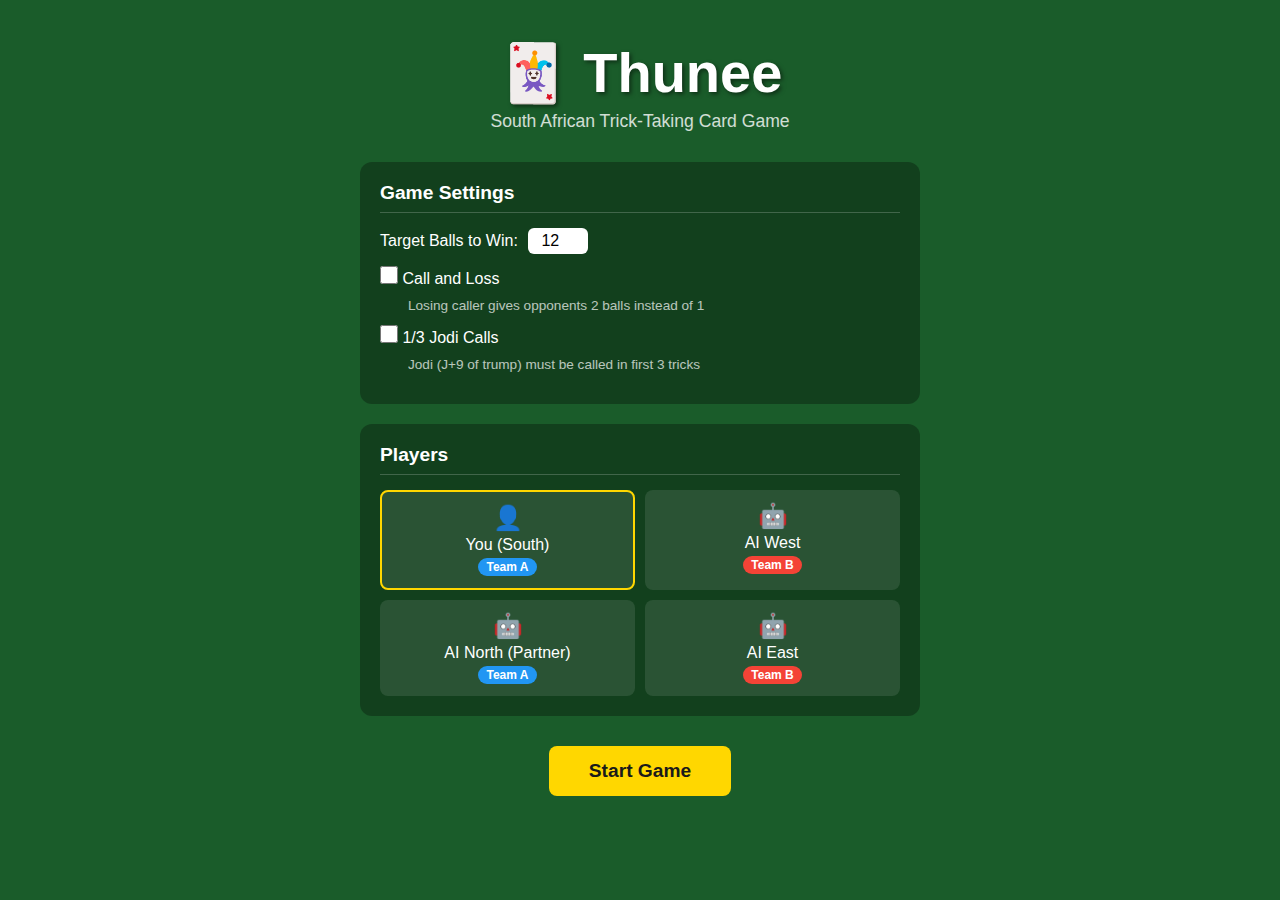
<file: index.html>
<!DOCTYPE html>
<html lang="en">
<head>
    <meta charset="UTF-8">
    <meta name="viewport" content="width=device-width, initial-scale=1.0">
    <title>Thunee - South African Card Game</title>
    <link rel="stylesheet" href="styles.css">
</head>
<body>
    <!-- Lobby Screen -->
    <div id="lobby" class="screen">
        <div class="lobby-container">
            <h1 class="game-title">🃏 Thunee</h1>
            <p class="subtitle">South African Trick-Taking Card Game</p>
            
            <div class="lobby-section">
                <h2>Game Settings</h2>
                <div class="setting-row">
                    <label for="targetBalls">Target Balls to Win:</label>
                    <input type="number" id="targetBalls" value="12" min="1" max="24">
                </div>
                <div class="setting-row">
                    <label for="callAndLoss">
                        <input type="checkbox" id="callAndLoss"> Call and Loss
                    </label>
                    <span class="setting-desc">Losing caller gives opponents 2 balls instead of 1</span>
                </div>
                <div class="setting-row">
                    <label for="jodiCalls">
                        <input type="checkbox" id="jodiCalls"> 1/3 Jodi Calls
                    </label>
                    <span class="setting-desc">Jodi (J+9 of trump) must be called in first 3 tricks</span>
                </div>
            </div>

            <div class="lobby-section">
                <h2>Players</h2>
                <div class="player-setup">
                    <div class="player-slot you">
                        <span class="player-icon">👤</span>
                        <span>You (South)</span>
                        <span class="team-badge team-a">Team A</span>
                    </div>
                    <div class="player-slot ai">
                        <span class="player-icon">🤖</span>
                        <span>AI West</span>
                        <span class="team-badge team-b">Team B</span>
                    </div>
                    <div class="player-slot ai">
                        <span class="player-icon">🤖</span>
                        <span>AI North (Partner)</span>
                        <span class="team-badge team-a">Team A</span>
                    </div>
                    <div class="player-slot ai">
                        <span class="player-icon">🤖</span>
                        <span>AI East</span>
                        <span class="team-badge team-b">Team B</span>
                    </div>
                </div>
            </div>

            <button id="startGame" class="btn-primary">Start Game</button>
        </div>
    </div>

    <!-- Game Screen -->
    <div id="game" class="screen hidden">
        <!-- Scoreboard -->
        <div id="scoreboard">
            <div class="score-team">
                <span class="team-name">Team A (You + North)</span>
                <span class="score-balls" id="scoreA">0</span>
                <span class="score-label">balls</span>
            </div>
            <div class="score-info">
                <div id="trumpIndicator" class="trump-indicator hidden">
                    Trump: <span id="trumpSuit"></span>
                </div>
                <div id="roundInfo">Round <span id="roundNum">1</span></div>
                <div id="trickInfo">Trick <span id="trickNum">1</span>/6</div>
                <div id="bidInfo" class="hidden">Bid: <span id="bidAmount"></span> by <span id="bidder"></span></div>
            </div>
            <div class="score-team">
                <span class="team-name">Team B (West + East)</span>
                <span class="score-balls" id="scoreB">0</span>
                <span class="score-label">balls</span>
            </div>
        </div>

        <!-- Game Table -->
        <div id="gameTable">
            <!-- North (Partner AI) -->
            <div class="player-area north">
                <div class="player-label">North (Partner) 🤖</div>
                <div class="hand-hidden" id="northHand"></div>
            </div>

            <!-- West AI -->
            <div class="player-area west">
                <div class="player-label">West 🤖</div>
                <div class="hand-hidden vertical" id="westHand"></div>
            </div>

            <!-- East AI -->
            <div class="player-area east">
                <div class="player-label">East 🤖</div>
                <div class="hand-hidden vertical" id="eastHand"></div>
            </div>

            <!-- Trick Area (center) -->
            <div id="trickArea">
                <div class="trick-card-slot" id="trickNorth"></div>
                <div class="trick-card-slot" id="trickWest"></div>
                <div class="trick-card-slot" id="trickEast"></div>
                <div class="trick-card-slot" id="trickSouth"></div>
            </div>

            <!-- South (Human Player) -->
            <div class="player-area south">
                <div class="hand" id="southHand"></div>
            </div>
        </div>

        <!-- Action Panel -->
        <div id="actionPanel" class="hidden">
            <div id="actionMessage"></div>
            <div id="actionButtons"></div>
        </div>

        <!-- Game Log -->
        <div id="gameLog">
            <div id="logContent"></div>
        </div>
    </div>

    <!-- Game Over Overlay -->
    <div id="gameOver" class="overlay hidden">
        <div class="overlay-content">
            <h2 id="gameOverTitle"></h2>
            <p id="gameOverMessage"></p>
            <div id="finalScores"></div>
            <button id="playAgain" class="btn-primary">Play Again</button>
        </div>
    </div>

    <script src="game.js"></script>
</body>
</html>
</file>
<file: styles.css>
/* Reset & Base */
* {
    margin: 0;
    padding: 0;
    box-sizing: border-box;
}

body {
    font-family: 'Segoe UI', Tahoma, Geneva, Verdana, sans-serif;
    background: #1a5c2a;
    color: #fff;
    min-height: 100vh;
    overflow: hidden;
}

.hidden { display: none !important; }

.screen {
    width: 100vw;
    height: 100vh;
}

/* ===== LOBBY ===== */
.lobby-container {
    max-width: 600px;
    margin: 0 auto;
    padding: 40px 20px;
    text-align: center;
    height: 100vh;
    overflow-y: auto;
}

.game-title {
    font-size: 3.5rem;
    text-shadow: 2px 2px 4px rgba(0,0,0,0.5);
    margin-bottom: 5px;
}

.subtitle {
    font-size: 1.1rem;
    opacity: 0.8;
    margin-bottom: 30px;
}

.lobby-section {
    background: rgba(0,0,0,0.3);
    border-radius: 12px;
    padding: 20px;
    margin-bottom: 20px;
    text-align: left;
}

.lobby-section h2 {
    font-size: 1.2rem;
    margin-bottom: 15px;
    border-bottom: 1px solid rgba(255,255,255,0.2);
    padding-bottom: 8px;
}

.setting-row {
    margin-bottom: 12px;
    display: flex;
    flex-wrap: wrap;
    align-items: center;
    gap: 10px;
}

.setting-row label {
    font-size: 1rem;
    cursor: pointer;
}

.setting-row input[type="number"] {
    width: 60px;
    padding: 4px 8px;
    border-radius: 6px;
    border: none;
    font-size: 1rem;
    text-align: center;
}

.setting-row input[type="checkbox"] {
    width: 18px;
    height: 18px;
    cursor: pointer;
}

.setting-desc {
    font-size: 0.85rem;
    opacity: 0.7;
    width: 100%;
    padding-left: 28px;
}

.player-setup {
    display: grid;
    grid-template-columns: 1fr 1fr;
    gap: 10px;
}

.player-slot {
    background: rgba(255,255,255,0.1);
    border-radius: 8px;
    padding: 12px;
    display: flex;
    flex-direction: column;
    align-items: center;
    gap: 4px;
}

.player-slot.you {
    border: 2px solid #ffd700;
}

.player-icon {
    font-size: 1.5rem;
}

.team-badge {
    font-size: 0.75rem;
    padding: 2px 8px;
    border-radius: 10px;
    font-weight: bold;
}

.team-badge.team-a { background: #2196F3; }
.team-badge.team-b { background: #f44336; }

.btn-primary {
    background: #ffd700;
    color: #1a1a1a;
    border: none;
    padding: 14px 40px;
    font-size: 1.2rem;
    font-weight: bold;
    border-radius: 8px;
    cursor: pointer;
    transition: transform 0.15s, background 0.15s;
    margin-top: 10px;
}

.btn-primary:hover {
    background: #ffed4a;
    transform: scale(1.05);
}

/* ===== SCOREBOARD ===== */
#scoreboard {
    display: flex;
    justify-content: space-between;
    align-items: center;
    padding: 8px 20px;
    background: rgba(0,0,0,0.5);
    border-bottom: 2px solid rgba(255,255,255,0.1);
    z-index: 10;
}

.score-team {
    display: flex;
    flex-direction: column;
    align-items: center;
    min-width: 160px;
}

.team-name {
    font-size: 0.8rem;
    opacity: 0.8;
}

.score-balls {
    font-size: 2rem;
    font-weight: bold;
    color: #ffd700;
}

.score-label {
    font-size: 0.7rem;
    opacity: 0.6;
}

.score-info {
    display: flex;
    flex-direction: column;
    align-items: center;
    gap: 4px;
    font-size: 0.9rem;
}

.trump-indicator {
    background: rgba(255,215,0,0.2);
    border: 1px solid #ffd700;
    padding: 2px 12px;
    border-radius: 12px;
    font-weight: bold;
}

/* ===== GAME TABLE ===== */
#gameTable {
    position: relative;
    width: 100vw;
    height: calc(100vh - 60px);
    overflow: hidden;
}

.player-area {
    position: absolute;
    display: flex;
    flex-direction: column;
    align-items: center;
}

.player-area.north {
    top: 10px;
    left: 50%;
    transform: translateX(-50%);
}

.player-area.south {
    bottom: 10px;
    left: 50%;
    transform: translateX(-50%);
}

.player-area.west {
    left: 10px;
    top: 50%;
    transform: translateY(-50%);
}

.player-area.east {
    right: 10px;
    top: 50%;
    transform: translateY(-50%);
}

.player-label {
    font-size: 0.8rem;
    background: rgba(0,0,0,0.5);
    padding: 2px 10px;
    border-radius: 10px;
    margin-bottom: 5px;
    white-space: nowrap;
}

/* Hidden hands (AI) */
.hand-hidden {
    display: flex;
    gap: -15px;
}

.card-back {
    width: 45px;
    height: 65px;
    background: linear-gradient(135deg, #1a237e, #283593);
    border: 2px solid #fff;
    border-radius: 6px;
    margin: 0 -8px;
    box-shadow: 1px 1px 3px rgba(0,0,0,0.3);
}

.hand-hidden.vertical .card-back {
    width: 65px;
    height: 45px;
    margin: -8px 0;
}

.hand-hidden.vertical {
    flex-direction: column;
}

/* Player hand */
.hand {
    display: flex;
    justify-content: center;
    gap: 4px;
    flex-wrap: nowrap;
}

.card {
    width: 70px;
    height: 100px;
    background: #fff;
    border: 2px solid #999;
    border-radius: 8px;
    display: flex;
    flex-direction: column;
    align-items: center;
    justify-content: center;
    cursor: pointer;
    transition: transform 0.15s, box-shadow 0.15s;
    user-select: none;
    position: relative;
    font-size: 0.9rem;
    color: #000;
}

.card:hover:not(.disabled) {
    transform: translateY(-10px);
    box-shadow: 0 8px 16px rgba(0,0,0,0.3);
    border-color: #ffd700;
}

.card.disabled {
    opacity: 0.5;
    cursor: not-allowed;
}

.card.selected {
    transform: translateY(-15px);
    border-color: #ffd700;
    box-shadow: 0 0 12px rgba(255,215,0,0.6);
}

.card .card-rank {
    font-size: 1.3rem;
    font-weight: bold;
    line-height: 1;
}

.card .card-suit {
    font-size: 1.5rem;
    line-height: 1;
}

.card.red { color: #d32f2f; }
.card.black { color: #212121; }

/* Trick area */
#trickArea {
    position: absolute;
    top: 50%;
    left: 50%;
    transform: translate(-50%, -50%);
    width: 250px;
    height: 200px;
}

.trick-card-slot {
    position: absolute;
    width: 70px;
    height: 100px;
}

#trickNorth { top: 0; left: 50%; transform: translateX(-50%); }
#trickSouth { bottom: 0; left: 50%; transform: translateX(-50%); }
#trickWest { left: 0; top: 50%; transform: translateY(-50%); }
#trickEast { right: 0; top: 50%; transform: translateY(-50%); }

.trick-card-slot .card {
    cursor: default;
    width: 70px;
    height: 100px;
}

.trick-card-slot .card:hover {
    transform: none;
    box-shadow: none;
    border-color: #999;
}

/* ===== ACTION PANEL ===== */
#actionPanel {
    position: fixed;
    bottom: 130px;
    left: 50%;
    transform: translateX(-50%);
    background: rgba(0,0,0,0.85);
    border: 2px solid #ffd700;
    border-radius: 12px;
    padding: 15px 25px;
    text-align: center;
    z-index: 100;
    min-width: 300px;
    max-width: 90vw;
}

#actionMessage {
    margin-bottom: 10px;
    font-size: 1rem;
}

#actionButtons {
    display: flex;
    gap: 8px;
    justify-content: center;
    flex-wrap: wrap;
}

#actionButtons button {
    padding: 8px 16px;
    border: none;
    border-radius: 6px;
    font-size: 0.9rem;
    cursor: pointer;
    font-weight: bold;
    transition: transform 0.1s;
}

#actionButtons button:hover {
    transform: scale(1.05);
}

.btn-bid {
    background: #4CAF50;
    color: #fff;
}

.btn-pass {
    background: #757575;
    color: #fff;
}

.btn-trump {
    background: #2196F3;
    color: #fff;
}

.btn-special {
    background: #ff9800;
    color: #fff;
}

.btn-danger {
    background: #f44336;
    color: #fff;
}

/* ===== GAME LOG ===== */
#gameLog {
    position: fixed;
    top: 60px;
    right: 0;
    width: 220px;
    max-height: calc(100vh - 80px);
    overflow-y: auto;
    background: rgba(0,0,0,0.6);
    padding: 10px;
    font-size: 0.75rem;
    z-index: 5;
    border-left: 1px solid rgba(255,255,255,0.1);
}

#logContent {
    display: flex;
    flex-direction: column;
    gap: 3px;
}

.log-entry {
    padding: 3px 6px;
    border-radius: 4px;
    background: rgba(255,255,255,0.05);
    line-height: 1.3;
}

.log-entry.important {
    background: rgba(255,215,0,0.15);
    border-left: 2px solid #ffd700;
}

/* ===== OVERLAY ===== */
.overlay {
    position: fixed;
    top: 0;
    left: 0;
    width: 100vw;
    height: 100vh;
    background: rgba(0,0,0,0.8);
    display: flex;
    align-items: center;
    justify-content: center;
    z-index: 1000;
}

.overlay-content {
    background: #2d2d2d;
    border: 2px solid #ffd700;
    border-radius: 16px;
    padding: 40px;
    text-align: center;
    max-width: 500px;
}

.overlay-content h2 {
    font-size: 2rem;
    margin-bottom: 15px;
    color: #ffd700;
}

.overlay-content p {
    margin-bottom: 20px;
    font-size: 1.1rem;
}

#finalScores {
    margin-bottom: 20px;
    font-size: 1.2rem;
}

/* Suit colors */
.suit-spades, .suit-clubs { color: #212121; }
.suit-hearts, .suit-diamonds { color: #d32f2f; }

/* Animations */
@keyframes slideIn {
    from { opacity: 0; transform: translateY(20px); }
    to { opacity: 1; transform: translateY(0); }
}

.card-animate {
    animation: slideIn 0.3s ease-out;
}

/* Responsive */
@media (max-width: 768px) {
    .game-title { font-size: 2.5rem; }
    .card { width: 55px; height: 80px; font-size: 0.75rem; }
    .card .card-rank { font-size: 1.1rem; }
    .card .card-suit { font-size: 1.2rem; }
    #trickArea { width: 200px; height: 170px; }
    .trick-card-slot .card { width: 55px; height: 80px; }
    #gameLog { width: 160px; font-size: 0.7rem; }
    .card-back { width: 35px; height: 50px; }
    .hand-hidden.vertical .card-back { width: 50px; height: 35px; }
    #actionPanel { min-width: 250px; bottom: 110px; }
}
</file>
